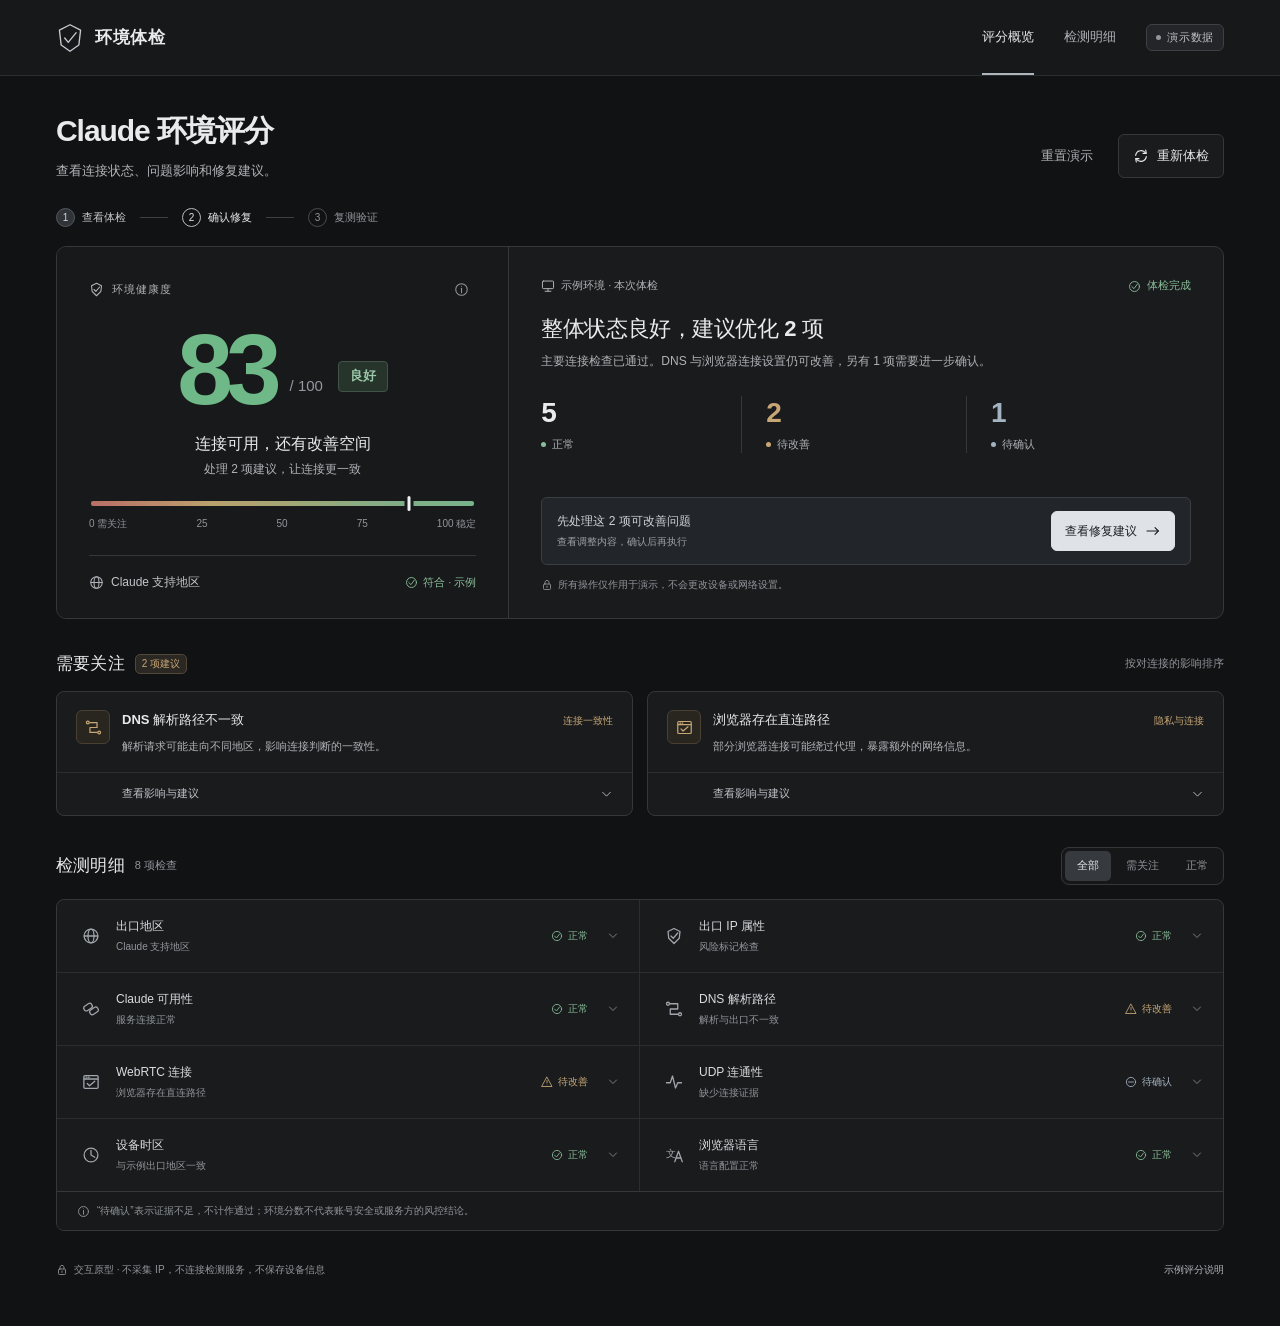
<file: demo/index.html>
<!doctype html>
<html lang="zh-CN">
<head>
  <meta charset="utf-8">
  <meta name="viewport" content="width=device-width, initial-scale=1">
  <meta name="color-scheme" content="dark">
  <meta http-equiv="Content-Security-Policy" content="default-src 'none'; script-src 'unsafe-inline'; style-src 'unsafe-inline'; img-src data:; font-src 'none'; connect-src 'none'; base-uri 'none'; form-action 'none'">
  <title>Claude 环境评分 · 交互演示</title>
  <!-- 单方案原型：验证“体检 → 分数与影响 → 一次确认修复 → 复测”的理解和操作。所有数据与修改仅存在于当前页面内存。 -->
  <style>
    :root{--bg:#111214;--panel:#191b1d;--panel-raised:#222427;--line:#35383b;--line-soft:#2b2e31;--text:#e9eaec;--muted:#b0b3b7;--faint:#91959a;--green:#8abd99;--green-bright:#6eb987;--green-dark:#222d26;--amber:#c8a776;--amber-dark:#2c2822;--blue:#a4b3c0;--radius:10px;--font:-apple-system,BlinkMacSystemFont,"Segoe UI","PingFang SC","Hiragino Sans GB","Microsoft YaHei",sans-serif}
    *{box-sizing:border-box}html{scroll-behavior:smooth;scroll-padding-top:24px}body{margin:0;background:var(--bg);color:var(--text);font:14px/1.6 var(--font);-webkit-font-smoothing:antialiased}button,input{font:inherit}button,a,summary,input{ -webkit-tap-highlight-color:transparent}button,a,summary{touch-action:manipulation}button{cursor:pointer}button:disabled{cursor:wait;opacity:.62}a{color:inherit;text-decoration:none}button,summary,a{outline-offset:5px}button:focus-visible,summary:focus-visible,a:focus-visible,input:focus-visible{outline:2px solid #c2c9d1;outline-offset:4px}svg{width:20px;height:20px;fill:none;stroke:currentColor;stroke-width:1.7;stroke-linecap:round;stroke-linejoin:round;flex-shrink:0}button svg{pointer-events:none}.hidden,[hidden]{display:none!important}
    .topbar{border-bottom:1px solid var(--line-soft);height:76px;background:#16181a}.top-inner{max-width:1240px;margin:auto;padding:0 36px;height:100%;display:flex;align-items:center;justify-content:space-between;gap:24px}.brand{display:flex;align-items:center;gap:11px;font-size:17px;font-weight:650;letter-spacing:.04em}.brand-symbol{width:28px;height:30px;color:#c7ccd2;stroke-width:1.5}.nav{display:flex;align-items:center;gap:30px;color:var(--muted);font-size:13px;height:100%}.nav a{height:100%;display:flex;align-items:center;position:relative}.nav a.active{color:var(--text)}.nav a.active:after{content:"";height:2px;background:#aeb5bd;position:absolute;bottom:0;left:0;right:0}.demo-badge{display:inline-flex;align-items:center;gap:6px;white-space:nowrap;border:1px solid #3d4044;border-radius:6px;background:#232528;padding:4px 9px;color:#c1c4c8;font-size:11px;letter-spacing:.06em}.demo-dot{height:5px;width:5px;border-radius:50%;background:#91969c}
    main{max-width:1240px;margin:0 auto;padding:35px 36px 40px}.page-head{display:flex;justify-content:space-between;align-items:flex-end;gap:24px;margin-bottom:27px}.page-head h1{font-size:30px;font-weight:600;line-height:1.35;letter-spacing:-.035em;margin:0}.subtitle{margin:9px 0 0;color:var(--muted);font-size:13px}.head-actions{display:flex;gap:10px;align-items:center;margin-bottom:3px}.button{display:inline-flex;align-items:center;justify-content:center;gap:8px;border:1px solid var(--line);border-radius:6px;background:var(--panel);color:var(--text);padding:10px 14px;min-height:44px;font-size:13px;font-weight:550;transition:background .15s,border-color .15s,transform .15s}.button:hover{border-color:#676c72;background:#26292c}.button:active{transform:translateY(1px)}.button svg{width:16px;height:16px}.button.primary{color:#1c1e21;background:#dfe3e7;border-color:#dfe3e7}.button.primary:hover{background:#f2f3f4;border-color:#f2f3f4}.button.quiet{border-color:transparent;background:transparent;color:var(--muted)}.button.quiet:hover{background:#26292c;color:var(--text)}.button.link{border:0;background:transparent;padding:8px 0;color:var(--text);min-height:40px}.button.link:hover{color:#f2f3f4}.button.wide{width:100%}
    .flow{display:flex;align-items:center;gap:14px;font-size:11px;color:var(--faint);margin-bottom:19px}.flow-step{display:flex;align-items:center;gap:7px}.flow-number{display:flex;align-items:center;justify-content:center;width:19px;height:19px;border:1px solid #484c51;border-radius:50%;font-size:10px}.flow-step.done{color:#c4c7cb}.flow-step.done .flow-number{background:#303438;border-color:#53585e;color:#d2d7dd}.flow-step.current{color:var(--text)}.flow-step.current .flow-number{border-color:#b4bdc6;color:#e0e5ea}.flow-line{height:1px;width:28px;background:#3c4045}
    .overview{display:grid;grid-template-columns:.9fr 1.42fr;gap:0;border:1px solid var(--line);border-radius:var(--radius);overflow:hidden;background:var(--panel);position:relative}.score-panel{padding:27px 32px 26px;background:#17191b;border-right:1px solid var(--line);display:flex;flex-direction:column}.panel-kicker{display:flex;align-items:center;gap:8px;color:var(--muted);font-size:11px;letter-spacing:.1em}.panel-kicker svg{width:15px;height:15px}.score-top{display:flex;justify-content:space-between;align-items:center}.info-button{display:flex;align-items:center;justify-content:center;width:30px;height:30px;border:0;background:transparent;color:var(--faint);border-radius:50%}.info-button:hover{background:#2c3034;color:var(--text)}.info-button svg{width:15px;height:15px}.score-line{display:flex;align-items:center;justify-content:center;gap:15px;margin-top:10px}.score-number{font-size:100px;line-height:1.1;font-weight:600;letter-spacing:-.07em;font-variant-numeric:tabular-nums;color:var(--green-bright)}.score-suffix{font-size:15px;color:#94999f;letter-spacing:0;margin-top:34px}.score-grade{background:#26342b;color:#9ac7a7;padding:4px 11px;border:1px solid #405547;border-radius:4px;font-size:13px;font-weight:650;margin-top:15px}.score-title{text-align:center;font-size:16px;margin:7px 0 3px;font-weight:500}.score-description{text-align:center;color:var(--muted);font-size:12px;margin:0 0 22px}.scale{position:relative;height:5px;border-radius:2px;background:linear-gradient(90deg,#b96f66 0%,#baa06d 31%,#9da977 55%,#81ad87 79%,#78b38b 100%);margin:0 2px}.scale-marker{position:absolute;left:83%;top:-5px;width:3px;height:15px;background:#eef0f2;border-radius:3px;transform:translateX(-50%);box-shadow:0 0 0 3px #17191b;transition:left .5s}.scale-ticks{display:flex;justify-content:space-between;color:var(--faint);font-size:10px;padding-top:10px}.region-summary{margin-top:23px;padding-top:17px;border-top:1px solid #34383c;display:flex;align-items:center;justify-content:space-between;font-size:12px}.region-label{display:flex;align-items:center;gap:7px;color:#c3c6ca}.region-label svg{width:15px;height:15px;color:var(--muted)}.small-good{display:flex;align-items:center;gap:5px;color:var(--green);font-size:11px}.small-good svg{width:13px;height:13px}.overview-body{padding:30px 32px 25px;display:flex;flex-direction:column}.summary-heading{display:flex;align-items:center;justify-content:space-between;gap:10px;color:var(--muted);font-size:11px}.sample-environment{display:flex;align-items:center;gap:6px}.sample-environment svg{width:14px;height:14px}.scan-state{display:flex;align-items:center;gap:6px;font-size:11px;color:var(--green)}.scan-state svg{width:13px;height:13px}.overview-body h2{font-size:22px;font-weight:550;letter-spacing:-.02em;line-height:1.45;margin:18px 0 7px}.overview-copy{color:var(--muted);font-size:12px;margin:0;max-width:470px}.stats{display:flex;gap:0;margin:25px 0 24px}.stat{flex:1;border-right:1px solid var(--line);padding-left:24px}.stat:first-child{padding-left:0}.stat:last-child{border:0}.stat strong{font-weight:550;font-size:28px;font-variant-numeric:tabular-nums;line-height:1.2;display:block;margin-bottom:6px}.stat span{font-size:11px;color:var(--muted);display:flex;gap:6px;align-items:center}.status-dot{display:inline-block;width:5px;height:5px;border-radius:50%;background:var(--green)}.stat.warn strong{color:var(--amber)}.stat.warn .status-dot{background:var(--amber)}.stat.unknown strong{color:var(--blue)}.stat.unknown .status-dot{background:var(--blue)}.recommendation{margin-top:auto;border:1px solid #3b3f43;background:#222529;border-radius:6px;padding:13px 15px;display:flex;gap:12px;align-items:center;justify-content:space-between}.recommendation-text{display:flex;gap:9px;align-items:flex-start;font-size:12px;color:#d0d3d7}.recommendation-text small{display:block;color:#9cA1a7;font-size:10px;margin-top:3px}.recommendation .button{padding:9px 13px;min-height:40px;white-space:nowrap;font-size:12px}.overview-foot{font-size:10px;color:var(--faint);margin-top:12px;display:flex;align-items:center;gap:5px}.overview-foot svg{width:12px;height:12px}
    .section-heading{display:flex;justify-content:space-between;align-items:center;gap:16px;margin:31px 0 14px}.section-title{display:flex;align-items:center;gap:10px}.section-title h2{font-size:17px;font-weight:550;letter-spacing:.01em;margin:0}.section-count{font-size:10px;color:var(--amber);border:1px solid #51483a;background:#2b2823;border-radius:5px;padding:1px 6px}.section-sub{color:var(--faint);font-size:11px}.issues{display:grid;grid-template-columns:1fr 1fr;gap:14px}.issue-card{background:var(--panel);border:1px solid var(--line);border-radius:8px;overflow:hidden}.issue-main{padding:18px 19px 15px;display:grid;grid-template-columns:34px 1fr;gap:12px}.issue-icon{width:34px;height:34px;background:#292620;border:1px solid #494033;border-radius:6px;color:var(--amber);display:flex;align-items:center;justify-content:center}.issue-icon svg{width:17px;height:17px}.issue-card.resolved .issue-icon{color:var(--green);background:#253329;border-color:#425b49}.issue-card.pending .issue-icon{color:var(--blue);background:#282d33;border-color:#46515c}.issue-title{display:flex;justify-content:space-between;align-items:center;gap:10px;margin-bottom:6px}.issue-title h3{font-size:13px;font-weight:550;margin:0}.impact-badge{font-size:10px;color:var(--amber);white-space:nowrap}.issue-card.resolved .impact-badge{color:var(--green)}.issue-card.pending .impact-badge{color:var(--blue)}.issue-main p{color:var(--muted);font-size:11px;margin:0;line-height:1.8}.issue-detail{border-top:1px solid var(--line-soft);font-size:11px}.issue-detail summary{cursor:pointer;display:flex;align-items:center;justify-content:space-between;min-height:42px;padding:10px 19px 10px 65px;color:#bfc3c8;list-style:none}.issue-detail summary::-webkit-details-marker{display:none}.issue-detail summary:hover{background:#24272a}.issue-detail summary svg{width:13px;height:13px;transition:transform .18s}.issue-detail[open] summary svg{transform:rotate(180deg)}.issue-detail-body{padding:0 19px 16px 65px;color:var(--muted);font-size:11px}.issue-detail-body p{margin:0 0 8px}.issue-detail-body p:last-child{margin-bottom:0}.issue-detail-body b{color:#d6d9dd;font-weight:500}.all-clear{grid-column:1/-1;display:flex;align-items:center;gap:13px;background:#212529;border:1px solid #3e474e;border-radius:8px;padding:18px;color:#d0d5da}.all-clear svg{color:var(--green)}.all-clear p{margin:0;font-size:12px}.all-clear small{display:block;color:var(--muted);margin-top:3px;font-size:11px}
    .details-tools{display:flex;align-items:center;gap:12px}.filters{display:flex;gap:3px;padding:3px;border:1px solid var(--line);border-radius:8px;background:#151719}.filter{border:0;border-radius:5px;background:transparent;color:var(--faint);padding:5px 12px;min-height:30px;font-size:11px}.filter[aria-pressed="true"]{background:#363a3f;color:#e2e5e8}.filter:hover{color:var(--text)}.checklist{border:1px solid var(--line);border-radius:8px;background:var(--panel);overflow:hidden}.checks-grid{display:grid;grid-template-columns:1fr 1fr}.check-row{border-bottom:1px solid var(--line-soft)}.check-row:nth-child(odd){border-right:1px solid var(--line-soft)}.check-row:nth-last-child(-n+2){border-bottom:0}.check-row summary{list-style:none;cursor:pointer;display:flex;align-items:center;gap:11px;min-height:72px;padding:13px 20px}.check-row summary::-webkit-details-marker{display:none}.check-row summary:hover{background:#24272a}.check-icon{color:#a1a6ac;display:flex;align-items:center;justify-content:center;width:28px;height:28px}.check-icon svg{width:18px;height:18px}.check-text{flex:1;min-width:0}.check-text strong{display:block;font-size:12px;font-weight:500;color:#d9dce0}.check-text small{display:block;font-size:10px;color:var(--faint);margin-top:2px}.check-state{display:flex;align-items:center;gap:5px;font-size:10px;color:var(--green);white-space:nowrap}.check-state svg{width:12px;height:12px}.check-state.warn{color:var(--amber)}.check-state.unknown{color:var(--blue)}.check-arrow{width:12px;height:12px;color:#8b9198;margin-left:8px;transition:transform .15s}.check-row[open] .check-arrow{transform:rotate(180deg)}.check-row-body{font-size:11px;color:var(--muted);padding:0 22px 17px 59px;line-height:1.8}.check-row-body p{margin:0}.check-row-body p+p{margin-top:7px}.checklist-empty{padding:24px;color:var(--muted);text-align:center;font-size:12px}.checklist-note{border-top:1px solid var(--line);background:#17191b;color:var(--faint);padding:11px 20px;font-size:10px;display:flex;align-items:center;gap:7px}.checklist-note svg{width:13px;height:13px}
    .page-footer{display:flex;justify-content:space-between;align-items:center;gap:20px;padding-top:23px;font-size:10px;color:var(--faint)}.footer-note{display:flex;align-items:center;gap:6px}.footer-note svg{width:12px;height:12px}.footer-rule{color:#afb5bc;min-height:32px;border:0;background:transparent;font-size:10px;padding:6px 0;cursor:pointer}.footer-rule:hover{color:var(--text)}.toast{position:fixed;bottom:24px;left:50%;transform:translateX(-50%);z-index:10;border:1px solid #565d65;border-radius:7px;background:#2a2f34;color:#eceff2;box-shadow:0 12px 44px #0008;padding:13px 20px;font-size:12px;max-width:calc(100vw - 32px);width:max-content;pointer-events:none}.progress{height:2px;width:100%;position:absolute;top:0;left:0;overflow:hidden;background:#343a40}.progress:after{content:"";display:block;height:100%;width:40%;background:#b7c0c9;animation:scan 1s ease-in-out infinite}.spinning{animation:spin 1.2s linear infinite}@keyframes spin{to{transform:rotate(360deg)}}@keyframes scan{from{transform:translateX(-100%)}to{transform:translateX(350%)}}
    dialog{color:var(--text);background:#1b1e21;border:1px solid #484e55;border-radius:10px;padding:0;width:min(520px,calc(100vw - 32px));max-height:calc(100dvh - 36px);box-shadow:0 24px 100px #000a}dialog::backdrop{background:#000000b8}.dialog-body{padding:28px}.dialog-heading{display:flex;align-items:center;justify-content:space-between;gap:16px}dialog h2{margin:0;font-size:22px;font-weight:550;line-height:1.4}.close-button{width:32px;height:32px;border:0;border-radius:7px;background:#2b3035;display:flex;align-items:center;justify-content:center;color:var(--muted)}.close-button:hover{color:var(--text);background:#3a4148}.close-button svg{width:17px;height:17px}.dialog-copy{color:var(--muted);font-size:12px;margin:10px 0 20px}.repair-option{position:relative;display:flex;gap:12px;padding:17px 15px;border:1px solid #444c54;background:#252a2f;border-radius:6px;margin-top:10px;cursor:pointer} .repair-option input{accent-color:#d2d9e0;height:17px;width:17px;flex-shrink:0;margin:3px 0 0}.repair-option strong{display:block;font-size:13px;font-weight:500}.repair-option small{display:block;color:var(--muted);font-size:11px;margin-top:5px}.repair-option:has(input:disabled){opacity:.6;cursor:default}.dialog-unknown{margin:17px 0 0;padding:13px 14px;border:1px solid #444b53;border-radius:6px;display:flex;align-items:flex-start;gap:9px;color:var(--muted);font-size:11px}.dialog-unknown svg{width:15px;height:15px;color:var(--blue);margin-top:2px}.dialog-unknown strong{font-weight:500;color:#d2d8de;display:block;margin-bottom:3px}.dialog-footer{background:#171a1d;border-top:1px solid var(--line);padding:17px 28px;display:flex;align-items:center;justify-content:flex-end;gap:10px}.dialog-footer .button{font-size:12px}.rule-list{margin:22px 0;padding:0;list-style:none}.rule-list li{display:flex;justify-content:space-between;gap:15px;padding:11px 0;border-bottom:1px solid var(--line);font-size:12px;color:var(--muted)}.rule-list b{color:var(--text);font-weight:500;white-space:nowrap}.rule-note{font-size:11px;color:var(--muted);line-height:1.9;margin:0}.sr-only{position:absolute;width:1px;height:1px;margin:-1px;padding:0;overflow:hidden;clip:rect(0,0,0,0);white-space:nowrap;border:0}
    @media(min-width:1450px){main{padding-top:44px}.page-head{margin-bottom:34px}.score-panel{padding-top:30px;padding-bottom:29px}.overview-body{padding-top:33px;padding-bottom:28px}}
    @media(max-width:1000px){.top-inner,main{padding-left:24px;padding-right:24px}.overview{grid-template-columns:.95fr 1.25fr}.score-panel{padding-left:24px;padding-right:24px}.overview-body{padding:26px 24px}.overview-body h2{font-size:20px}.recommendation{align-items:flex-start;flex-direction:column;gap:11px}.recommendation .button{width:100%}.score-description{font-size:11px}.stat{padding-left:18px}.issues{gap:12px}.issue-title{align-items:flex-start}.issue-main{padding-left:16px;padding-right:16px;gap:10px}.issue-detail summary{padding-left:60px}.issue-detail-body{padding-left:60px}}
    @media(max-width:740px){.topbar{height:62px}.top-inner,main{padding-left:20px;padding-right:20px}.top-inner{gap:10px}.brand{font-size:15px;gap:9px}.brand-symbol{width:26px;height:28px}.nav{gap:16px}.nav a{display:none}.demo-badge{font-size:10px}main{padding-top:27px}.page-head{align-items:flex-start;flex-direction:column;gap:18px;margin-bottom:23px}.page-head h1{font-size:27px}.subtitle{font-size:12px;line-height:1.8}.head-actions{width:100%;margin:0}.head-actions .button:not(.quiet){flex:1}.head-actions .quiet{padding-left:0;padding-right:10px}.flow{gap:10px;font-size:10px;margin-bottom:16px}.flow-line{width:23px}.overview{display:flex;flex-direction:column}.score-panel{border-right:0;border-bottom:1px solid var(--line);padding:21px 26px 22px}.score-line{margin-top:5px}.score-number{font-size:98px}.score-description{font-size:12px;margin-bottom:24px}.score-title{margin-top:3px}.region-summary{margin-top:21px}.overview-body{padding:24px}.overview-body h2{font-size:20px;margin-top:17px}.overview-copy{font-size:12px;line-height:1.8}.stats{margin:22px 0}.stat strong{font-size:26px}.recommendation{padding:14px;gap:14px}.recommendation-text{font-size:12px}.recommendation-text small{font-size:10px}.recommendation .button{min-height:43px}.overview-foot{line-height:1.8;align-items:flex-start}.overview-foot svg{margin-top:3px}.section-heading{margin-top:26px;gap:10px}.section-title{gap:7px}.section-title h2{font-size:16px}.section-sub{font-size:10px}.issues{grid-template-columns:1fr;gap:12px}.issue-main{padding:17px;grid-template-columns:34px 1fr;gap:12px}.issue-title h3{font-size:13px}.issue-main p{font-size:11px}.issue-detail summary{padding-left:63px;min-height:44px}.issue-detail-body{padding-left:63px}.details-heading{align-items:flex-start;flex-direction:column;gap:12px}.details-tools{width:100%;justify-content:space-between}.filters{width:100%}.filter{flex:1;min-height:34px}.checks-grid{grid-template-columns:1fr}.check-row:nth-child(odd){border-right:0}.check-row:nth-last-child(-n+2){border-bottom:1px solid var(--line-soft)}.check-row:last-child{border-bottom:0}.check-row summary{padding:14px 16px;min-height:75px;gap:9px}.check-row-body{padding-left:53px;padding-right:18px}.check-arrow{margin-left:2px}.check-text strong{font-size:12px}.check-text small{font-size:10px}.checklist-note{padding:12px 16px;align-items:flex-start;line-height:1.8}.checklist-note svg{margin-top:3px}.page-footer{align-items:flex-start;flex-direction:column;gap:5px;padding-top:20px}.footer-note{align-items:flex-start;line-height:1.8}.footer-note svg{margin-top:3px}.dialog-body{padding:23px 20px}dialog h2{font-size:20px}.dialog-footer{padding:16px 20px}.dialog-footer .primary{flex:1}.repair-option{padding:15px 12px}.toast{font-size:11px;bottom:16px}.rule-list li{font-size:11px}}
    @media(max-width:380px){.flow{gap:8px}.flow-line{width:12px}.flow-step{gap:5px;white-space:nowrap}.summary-heading{flex-wrap:wrap}}
    @media(prefers-reduced-motion:reduce){html{scroll-behavior:auto}*,*:before,*:after{transition:none!important;animation:none!important}.progress:after{width:100%;transform:none}}
  </style>
</head>
<body>
  <svg aria-hidden="true" style="position:absolute;width:0;height:0;overflow:hidden">
    <!-- Project-authored geometric icons (2026-10-28), MIT; see NOTICE.md. -->
    <defs>
      <symbol id="i-check" viewBox="0 0 24 24"><polyline points="4,13 9,18 20,5"/></symbol>
      <symbol id="i-circle-check" viewBox="0 0 24 24"><circle cx="12" cy="12" r="9.2"/><polyline points="7,12 11,16 17,8"/></symbol>
      <symbol id="i-arrow" viewBox="0 0 24 24"><line x1="3" y1="12" x2="20" y2="12"/><polyline points="15,7 20,12 15,17"/></symbol>
      <symbol id="i-down" viewBox="0 0 24 24"><polyline points="5,8 12,15 19,8"/></symbol>
      <symbol id="i-refresh" viewBox="0 0 24 24"><path d="M19 8 Q16 3 11 4 Q5 5 4 11 M5 16 Q8 21 13 20 Q19 19 20 13"/><polyline points="19,3 20,8 15,8"/><polyline points="5,21 4,16 9,16"/></symbol>
      <symbol id="i-shield" viewBox="0 0 24 24"><polygon points="12,2 20,6 19,15 12,22 5,15 4,6"/><polyline points="8,12 11,15 17,8"/></symbol>
      <symbol id="i-globe" viewBox="0 0 24 24"><circle cx="12" cy="12" r="9.2"/><ellipse cx="12" cy="12" rx="4" ry="9.2"/><line x1="3" y1="12" x2="21" y2="12"/></symbol>
      <symbol id="i-route" viewBox="0 0 24 24"><circle cx="4" cy="5" r="2"/><circle cx="20" cy="19" r="2"/><polyline points="7,5 17,5 17,12 7,12 7,19 17,19"/></symbol>
      <symbol id="i-link" viewBox="0 0 24 24"><rect x="2" y="6" width="12" height="7" rx="3" transform="rotate(-35 8 9.5)"/><rect x="10" y="11" width="12" height="7" rx="3" transform="rotate(-35 16 14.5)"/></symbol>
      <symbol id="i-browser" viewBox="0 0 24 24"><rect x="2.5" y="3.5" width="19" height="17" rx="1.5"/><line x1="3" y1="8" x2="21" y2="8"/><circle cx="6" cy="5.8" r="0.4"/><circle cx="9" cy="5.8" r="0.4"/><polyline points="7,14 10,17 17,11"/></symbol>
      <symbol id="i-clock" viewBox="0 0 24 24"><circle cx="12" cy="12" r="9.2"/><polyline points="12,6 12,12 17,15"/></symbol>
      <symbol id="i-language" viewBox="0 0 24 24"><text x="1" y="14" font-size="13" fill="currentColor" stroke="none">文</text><polyline points="13,21 18,7 23,21"/><line x1="15" y1="16" x2="21" y2="16"/></symbol>
      <symbol id="i-wave" viewBox="0 0 24 24"><polyline points="2,13 7,13 10,4 14,20 17,13 22,13"/></symbol>
      <symbol id="i-info" viewBox="0 0 24 24"><circle cx="12" cy="12" r="9.2"/><line x1="12" y1="10" x2="12" y2="17"/><circle cx="12" cy="6.7" r="0.8" fill="currentColor" stroke="none"/></symbol>
      <symbol id="i-alert" viewBox="0 0 24 24"><polygon points="12,2.5 22,21 2,21"/><line x1="12" y1="9" x2="12" y2="14"/><circle cx="12" cy="18" r="0.8" fill="currentColor" stroke="none"/></symbol>
      <symbol id="i-lock" viewBox="0 0 24 24"><rect x="5" y="10" width="14" height="11" rx="1.8"/><polyline points="8,10 8,6 10,3 14,3 16,6 16,10"/><line x1="12" y1="14" x2="12" y2="17"/></symbol>
      <symbol id="i-close" viewBox="0 0 24 24"><line x1="5" y1="5" x2="19" y2="19"/><line x1="5" y1="19" x2="19" y2="5"/></symbol>
      <symbol id="i-minus" viewBox="0 0 24 24"><circle cx="12" cy="12" r="9.2"/><line x1="7" y1="12" x2="17" y2="12"/></symbol>
      <symbol id="i-screen" viewBox="0 0 24 24"><rect x="2.5" y="3.5" width="19" height="13" rx="1.5"/><line x1="12" y1="16.5" x2="12" y2="21"/><line x1="7" y1="21" x2="17" y2="21"/></symbol>
    </defs>
  </svg>
  <header class="topbar">
    <div class="top-inner">
      <a class="brand" href="#main" aria-label="环境体检首页"><svg class="brand-symbol" viewBox="0 0 30 34" aria-hidden="true"><polygon points="15,2 27,8 25,25 15,32 5,25 3,8"/><polyline points="9,17 13,22 22,11"/></svg><span>环境体检</span></a>
      <nav class="nav" aria-label="页面导航"><a class="active" href="#main">评分概览</a><a href="#checks">检测明细</a><span class="demo-badge"><span class="demo-dot"></span>演示数据</span></nav>
    </div>
  </header>
  <main id="main">
    <div class="page-head">
      <div><h1>Claude 环境评分</h1><p class="subtitle">查看连接状态、问题影响和修复建议。</p></div>
      <div class="head-actions"><button class="button quiet" id="reset">重置演示</button><button class="button" id="scan"><svg aria-hidden="true"><use href="#i-refresh"/></svg><span>重新体检</span></button></div>
    </div>
    <div class="flow" aria-label="体检流程">
      <div class="flow-step done" id="step-1"><span class="flow-number">1</span><span>查看体检</span></div><span class="flow-line"></span>
      <div class="flow-step current" id="step-2"><span class="flow-number">2</span><span>确认修复</span></div><span class="flow-line"></span>
      <div class="flow-step" id="step-3"><span class="flow-number">3</span><span>复测验证</span></div>
    </div>
    <section class="overview" aria-label="评分概览">
      <div class="progress" id="progress" hidden></div>
      <div class="score-panel">
        <div class="score-top"><span class="panel-kicker"><svg aria-hidden="true"><use href="#i-shield"/></svg>环境健康度</span><button class="info-button" id="score-info" aria-label="查看示例评分规则"><svg aria-hidden="true"><use href="#i-info"/></svg></button></div>
        <div class="score-line"><strong class="score-number" id="score">83</strong><span class="score-suffix">/ 100</span><span class="score-grade" id="grade">良好</span></div>
        <p class="score-title" id="score-title">连接可用，还有改善空间</p><p class="score-description" id="score-description">处理 2 项建议，让连接更一致</p>
        <div class="scale" role="img" id="score-scale" aria-label="示例评分 83 分，满分 100 分"><span class="scale-marker" id="score-marker"></span></div>
        <div class="scale-ticks" aria-hidden="true"><span>0 需关注</span><span>25</span><span>50</span><span>75</span><span>100 稳定</span></div>
        <div class="region-summary"><span class="region-label"><svg aria-hidden="true"><use href="#i-globe"/></svg>Claude 支持地区</span><span class="small-good"><svg aria-hidden="true"><use href="#i-circle-check"/></svg>符合 · 示例</span></div>
      </div>
      <div class="overview-body">
        <div class="summary-heading"><span class="sample-environment"><svg aria-hidden="true"><use href="#i-screen"/></svg>示例环境 · 本次体检</span><span class="scan-state" id="scan-state"><svg aria-hidden="true"><use href="#i-circle-check"/></svg>体检完成</span></div>
        <h2 id="summary-title">整体状态良好，建议优化 2 项</h2><p class="overview-copy" id="summary-copy">主要连接检查已通过。DNS 与浏览器连接设置仍可改善，另有 1 项需要进一步确认。</p>
        <div class="stats" aria-label="检测结果统计"><div class="stat"><strong id="pass-count">5</strong><span><i class="status-dot"></i>正常</span></div><div class="stat warn"><strong id="warn-count">2</strong><span><i class="status-dot"></i>待改善</span></div><div class="stat unknown"><strong>1</strong><span><i class="status-dot"></i>待确认</span></div></div>
        <div class="recommendation"><div class="recommendation-text"><div><span id="recommend-title">先处理这 2 项可改善问题</span><small id="recommend-sub">查看调整内容，确认后再执行</small></div></div><button class="button primary" id="repair"><span>查看修复建议</span><svg aria-hidden="true"><use href="#i-arrow"/></svg></button></div>
        <div class="overview-foot"><svg aria-hidden="true"><use href="#i-lock"/></svg><span>所有操作仅作用于演示，不会更改设备或网络设置。</span></div>
      </div>
    </section>
    <section aria-labelledby="issues-heading">
      <div class="section-heading"><div class="section-title"><h2 id="issues-heading">需要关注</h2><span class="section-count" id="issues-count">2 项建议</span></div><span class="section-sub" id="issues-sub">按对连接的影响排序</span></div>
      <div class="issues" id="issues"></div>
    </section>
    <section id="checks" aria-labelledby="checks-heading">
      <div class="section-heading details-heading"><div class="section-title"><h2 id="checks-heading">检测明细</h2><span class="section-sub">8 项检查</span></div><div class="details-tools"><div class="filters" role="group" aria-label="筛选检测项目"><button class="filter" data-filter="all" aria-pressed="true">全部</button><button class="filter" data-filter="attention" aria-pressed="false">需关注</button><button class="filter" data-filter="pass" aria-pressed="false">正常</button></div></div></div>
      <div class="checklist"><div class="checks-grid" id="checks-grid"></div><div class="checklist-note"><svg aria-hidden="true"><use href="#i-info"/></svg><span>“待确认”表示证据不足，不计作通过；环境分数不代表账号安全或服务方的风控结论。</span></div></div>
    </section>
    <footer class="page-footer"><span class="footer-note"><svg aria-hidden="true"><use href="#i-lock"/></svg>交互原型 · 不采集 IP，不连接检测服务，不保存设备信息</span><button class="footer-rule" id="rules">示例评分说明</button></footer>
  </main>
  <div id="announcer" class="sr-only" role="status" aria-live="polite" aria-atomic="true"></div>
  <div class="toast" id="toast" role="status" aria-live="polite" hidden></div>
  <dialog id="repair-dialog" aria-labelledby="repair-title" aria-describedby="repair-description">
    <form id="repair-form">
      <div class="dialog-body"><div class="dialog-heading"><h2 id="repair-title">确认这次调整</h2><button type="button" class="close-button" data-close="repair-dialog" aria-label="关闭修复建议"><svg aria-hidden="true"><use href="#i-close"/></svg></button></div><p class="dialog-copy" id="repair-description">选择要处理的项目。这里将模拟设置变更，再由你发起复测。</p>
        <label class="repair-option"><input type="checkbox" id="fix-dns" name="dns" checked><span><strong>统一 DNS 解析路径</strong><small>让解析请求跟随连接出口，减少地区信息不一致。</small></span></label>
        <label class="repair-option"><input type="checkbox" id="fix-webrtc" name="webrtc" checked><span><strong>约束浏览器直连路径</strong><small>模拟调整 WebRTC 策略；实际使用时可能影响部分音视频连接。</small></span></label>
        <div class="dialog-unknown"><svg aria-hidden="true"><use href="#i-info"/></svg><div><strong>UDP 连通性将保留为“待确认”</strong>缺少连接证据，无法通过更改设置直接判定正常。</div></div>
        <p class="dialog-copy" style="margin:16px 0 0;font-size:11px">仅修改本页演示状态，不会操作真实网络、浏览器或账号。</p>
      </div>
      <div class="dialog-footer"><button type="button" class="button quiet" data-close="repair-dialog">暂不调整</button><button type="submit" class="button primary" id="confirm-repair">确认并模拟修复</button></div>
    </form>
  </dialog>
  <dialog id="rules-dialog" aria-labelledby="rules-title">
    <div class="dialog-body"><div class="dialog-heading"><h2 id="rules-title">分数是怎样组成的？</h2><button class="close-button" data-close="rules-dialog" aria-label="关闭评分规则"><svg aria-hidden="true"><use href="#i-close"/></svg></button></div><p class="dialog-copy">这是一组用于验证界面流程的示例权重。</p><ul class="rule-list"><li><span>示例基础分</span><b>100 分</b></li><li><span>DNS 解析路径不一致</span><b>−7 分</b></li><li><span>浏览器 WebRTC 直连风险</span><b>−5 分</b></li><li><span>UDP 证据不足，暂预留</span><b>−5 分</b></li></ul><p class="rule-note">初始示例为 83 分。两项调整经模拟复测后可达到 95 分，UDP 仍待确认。分数不等于成功率，也不是 Net.Coffee 或 Claude 的官方算法、检测结果或账号判断。</p></div><div class="dialog-footer"><button class="button primary" data-close="rules-dialog">明白了</button></div>
  </dialog>
  <script>
    (() => {
      'use strict';
      const $ = id => document.getElementById(id);
      const icon = name => `<svg aria-hidden="true"><use href="#i-${name}"/></svg>`;
      const state = { applied: {dns:false,webrtc:false}, verified:{dns:false,webrtc:false}, filter:'all', busy:false, scan:0 };
      let toastTimer;
      const items = [
        {id:'region',name:'出口地区',icon:'globe',sub:'Claude 支持地区',detail:'示例出口位于服务支持的地区。此处只展示判定结果，不展示或读取真实地址。'},
        {id:'risk',name:'出口 IP 属性',icon:'shield',sub:'风险标记检查',detail:'示例记录：VPN / Proxy 标记已识别，Tor 与滥用标记未见异常。代理标记本身不等同于不可用，也不能推断账号安全。'},
        {id:'claude',name:'Claude 可用性',icon:'link',sub:'服务连接正常',detail:'示例中的连接检查已通过。这个原型没有向 Claude 发送请求；实际产品还需要分别确认连接、登录与具体功能是否可用。'},
        {id:'dns',name:'DNS 解析路径',icon:'route',sub:'解析与出口不一致',goodSub:'解析与出口一致',detail:'示例中，DNS 解析路径没有跟随连接出口，可能产生地区信息不一致。建议统一解析路径，再进行复测。',goodDetail:'模拟复测已确认 DNS 解析与连接出口一致。此状态仅适用于本页演示。'},
        {id:'webrtc',name:'WebRTC 连接',icon:'browser',sub:'浏览器存在直连路径',goodSub:'直连路径已约束',detail:'示例中，浏览器可能绕过代理建立 WebRTC 连接。建议先了解音视频使用需求，再确认调整策略。',goodDetail:'模拟复测已确认浏览器直连路径受到约束。真实环境仍需验证音视频功能与连接行为。'},
        {id:'udp',name:'UDP 连通性',icon:'wave',sub:'缺少连接证据',detail:'当前示例没有 UDP 的有效连接结果，不能判定正常或异常。此项无法自动修复；真实产品需通过已授权的连接测试补充证据。'},
        {id:'timezone',name:'设备时区',icon:'clock',sub:'与示例出口地区一致',detail:'示例时区与出口地区一致。原型不会读取或修改设备时区，时区一致也不代表服务一定可用。'},
        {id:'language',name:'浏览器语言',icon:'language',sub:'语言配置正常',detail:'示例语言配置可正常使用。原型不会读取或更改浏览器语言；语言偏好本身不是账号风险结论。'}
      ];
      const issueMeta={
        dns:{name:'DNS 解析路径不一致',icon:'route',impact:'连接一致性',copy:'解析请求可能走向不同地区，影响连接判断的一致性。',action:'让 DNS 解析跟随当前连接出口。',effect:'减少解析信息与出口地区的差异；仍需复测验证。'},
        webrtc:{name:'浏览器存在直连路径',icon:'browser',impact:'隐私与连接',copy:'部分浏览器连接可能绕过代理，暴露额外的网络信息。',action:'按音视频需求调整 WebRTC 连接策略。',effect:'减少非预期直连；部分通话应用的连接方式可能改变。'}
      };
      const openDialogs = new Map();
      function announce(message){$('announcer').textContent=message}
      function toast(message){clearTimeout(toastTimer);$('toast').textContent=message;$('toast').hidden=false;toastTimer=setTimeout(()=>{$('toast').hidden=true},4200)}
      function status(item){return item.id==='udp'?'unknown':(item.id==='dns'||item.id==='webrtc')&&!state.verified[item.id]?'warn':'pass'}
      function pending(){return ['dns','webrtc'].some(id=>state.applied[id]&&!state.verified[id])}
      function score(){return 83+(state.verified.dns?7:0)+(state.verified.webrtc?5:0)}
      function showDialog(id){openDialogs.set(id,document.activeElement);$(id).showModal()}
      function closeDialog(id){$(id).close()}
      document.querySelectorAll('dialog').forEach(dialog=>{
        dialog.addEventListener('close',()=>{const opener=openDialogs.get(dialog.id);if(opener&&opener.isConnected)opener.focus();openDialogs.delete(dialog.id)});
        dialog.addEventListener('click',event=>{if(event.target===dialog){const rect=dialog.getBoundingClientRect();if(event.clientX<rect.left||event.clientX>rect.right||event.clientY<rect.top||event.clientY>rect.bottom)dialog.close()}});
      });
      document.querySelectorAll('[data-close]').forEach(button=>button.addEventListener('click',()=>closeDialog(button.dataset.close)));
      function renderIssues(){
        const opened=new Set(Array.from($('issues').querySelectorAll('details[open]')).map(el=>el.dataset.id));
        const remaining=['dns','webrtc'].filter(id=>!state.verified[id]);
        $('issues-count').textContent=remaining.length?`${remaining.length} 项建议`:'已处理';
        $('issues-sub').textContent=remaining.length?'按对连接的影响排序':'继续关注尚未验证的项目';
        $('issues').innerHTML=remaining.length?remaining.map(id=>{
          const data=issueMeta[id],isPending=state.applied[id];
          return `<article class="issue-card${isPending?' pending':''}"><div class="issue-main"><span class="issue-icon">${icon(data.icon)}</span><div><div class="issue-title"><h3>${data.name}</h3><span class="impact-badge">${isPending?'待复测':data.impact}</span></div><p>${isPending?'模拟调整已完成，等待复测验证实际变化。':data.copy}</p></div></div><details class="issue-detail" data-id="${id}" ${opened.has(id)?'open':''}><summary>查看影响与建议${icon('down')}</summary><div class="issue-detail-body"><p><b>调整建议：</b>${data.action}</p><p><b>可能影响：</b>${data.effect}</p></div></details></article>`;
        }).join(''):`<div class="all-clear">${icon('circle-check')}<p>2 项建议已通过模拟复测<small>UDP 连通性仍待确认，可在下方查看原因。</small></p></div>`;
      }
      function renderChecks(){
        const opened=new Set(Array.from($('checks-grid').querySelectorAll('details[open]')).map(el=>el.dataset.id));
        const visible=items.filter(item=>state.filter==='all'||(state.filter==='pass'?status(item)==='pass':status(item)!=='pass'));
        $('checks-grid').innerHTML=visible.map(item=>{
          const value=status(item),good=state.verified[item.id],wait=state.applied[item.id]&&!good;
          const label=value==='pass'?'正常':value==='unknown'?'待确认':wait?'待复测':'待改善';
          const summary=good?item.goodSub:item.sub;
          return `<details class="check-row" data-id="${item.id}" ${opened.has(item.id)?'open':''}><summary><span class="check-icon">${icon(item.icon)}</span><span class="check-text"><strong>${item.name}</strong><small>${summary}</small></span><span class="check-state ${value}">${icon(value==='pass'?'circle-check':value==='unknown'?'minus':'alert')}${label}</span>${icon('down').replace('<svg','<svg class="check-arrow"')}</summary><div class="check-row-body"><p>${good?item.goodDetail:item.detail}</p>${wait?'<p>模拟设置已更新，评分将在复测完成后更新。</p>':''}</div></details>`;
        }).join('');
        document.querySelectorAll('.filter').forEach(button=>button.setAttribute('aria-pressed',String(button.dataset.filter===state.filter)));
      }
      function render(){
        const warnings=2-Number(state.verified.dns)-Number(state.verified.webrtc),isPending=pending(),value=score();
        $('score').textContent=value;$('score-marker').style.left=`${value}%`;$('score-scale').setAttribute('aria-label',`示例评分 ${value} 分，满分 100 分`);
        $('grade').textContent=warnings?'良好':'优秀';
        $('score-title').textContent=warnings?'连接可用，还有改善空间':'主要检查通过，连接更一致';
        $('score-description').textContent=isPending?'调整已完成，当前为上次体检分数':warnings?`处理 ${warnings} 项建议，让连接更一致`:'2 项改善已验证，1 项仍待确认';
        $('pass-count').textContent=7-warnings;$('warn-count').textContent=warnings;
        $('summary-title').textContent=isPending?'调整已完成，接下来复测验证':warnings?`整体状态良好，建议优化 ${warnings} 项`:'已完成优化，仍有 1 项待确认';
        $('summary-copy').textContent=isPending?'已更新本页的模拟设置。复测会重新核对调整结果，再更新分数和检测明细。':warnings?'主要连接检查已通过。DNS 与浏览器连接设置仍可改善，另有 1 项需要进一步确认。':'DNS 与 WebRTC 已通过模拟复测。UDP 仍缺少连接证据，因此保留“待确认”，不计作通过。';
        if(warnings===1&&!isPending)$('summary-copy').textContent=`${state.verified.dns?'DNS':'WebRTC'} 已通过模拟复测。另 1 项设置仍可改善，UDP 连通性仍待确认。`;
        $('recommend-title').textContent=isPending?'现在复测，确认调整结果':warnings?`先处理这 ${warnings} 项可改善问题`:'主要问题已处理';
        $('recommend-sub').textContent=isPending?'分数将在复测完成后更新':warnings?'查看调整内容，确认后再执行':'未知项仍需补充连接证据';
        $('repair').querySelector('span').textContent=isPending?'复测并更新评分':warnings?'查看修复建议':'查看待确认项';
        $('scan-state').innerHTML=icon(isPending?'clock':'circle-check')+(isPending?'等待复测':state.scan?'示例体检完成':'体检完成');
        $('step-2').className=`flow-step ${isPending||warnings===0?'done':'current'}`;$('step-3').className=`flow-step ${warnings===0?'done':isPending?'current':''}`;
        renderIssues();renderChecks();
      }
      function openRepair(){
        if(state.busy)return;
        if(pending()){runScan();return}
        if(state.verified.dns&&state.verified.webrtc){state.filter='attention';renderChecks();document.querySelector('[data-id="udp"]').open=true;$('checks').scrollIntoView({behavior:window.matchMedia('(prefers-reduced-motion: reduce)').matches?'auto':'smooth'});document.querySelector('[data-id="udp"] summary').focus({preventScroll:true});return}
        ['dns','webrtc'].forEach(id=>{$(`fix-${id}`).disabled=state.verified[id];$(`fix-${id}`).checked=!state.verified[id]});
        updateConfirm();showDialog('repair-dialog');
      }
      function updateConfirm(){const count=['dns','webrtc'].filter(id=>$(`fix-${id}`).checked&&!$(`fix-${id}`).disabled).length;$('confirm-repair').disabled=count===0;$('confirm-repair').textContent=count?`确认并模拟修复 ${count} 项`:'请选择要处理的项目'}
      ['dns','webrtc'].forEach(id=>$(`fix-${id}`).addEventListener('change',updateConfirm));
      $('repair-form').addEventListener('submit',event=>{
        event.preventDefault();const selected=['dns','webrtc'].filter(id=>$(`fix-${id}`).checked&&!$(`fix-${id}`).disabled);
        if(!selected.length)return;selected.forEach(id=>{state.applied[id]=true});closeDialog('repair-dialog');render();toast(`${selected.length} 项模拟调整已完成，复测后更新评分。`);announce('模拟调整完成，当前评分尚未更新，请复测验证。');$('repair').focus();
      });
      async function runScan(){
        if(state.busy)return;const initiator=document.activeElement;state.busy=true;$('progress').hidden=false;['scan','reset','repair'].forEach(id=>{$(id).disabled=true});$('scan').querySelector('svg').classList.add('spinning');$('scan').querySelector('span').textContent='体检中…';$('scan-state').innerHTML=icon('refresh')+'正在核对示例';announce('正在运行示例体检。');
        const phases=['核对出口与服务连接','核对 DNS 与浏览器路径','整理结果与待确认项'];
        for(const phase of phases){$('scan-state').innerHTML=icon('refresh')+phase;await new Promise(resolve=>setTimeout(resolve,380))}
        const before=score();state.verified={...state.applied};state.scan++;state.busy=false;$('progress').hidden=true;['scan','reset','repair'].forEach(id=>{$(id).disabled=false});$('scan').querySelector('svg').classList.remove('spinning');$('scan').querySelector('span').textContent='重新体检';render();
        const message=score()>before?`模拟复测完成：${before} → ${score()} 分，UDP 仍待确认。`:`示例体检完成：${score()} 分，1 项仍待确认。`;toast(message);announce(message);if(initiator&&initiator.isConnected)initiator.focus({preventScroll:true});
      }
      $('scan').addEventListener('click',runScan);$('repair').addEventListener('click',openRepair);
      $('reset').addEventListener('click',()=>{state.applied={dns:false,webrtc:false};state.verified={dns:false,webrtc:false};state.filter='all';state.scan=0;render();toast('已恢复初始演示：83 分，2 项待改善。');announce('已重置演示，当前 83 分。')});
      document.querySelectorAll('.filter').forEach(button=>button.addEventListener('click',()=>{state.filter=button.dataset.filter;renderChecks()}));
      $('score-info').addEventListener('click',()=>showDialog('rules-dialog'));$('rules').addEventListener('click',()=>showDialog('rules-dialog'));
      render();
    })();
  </script>
</body>
</html>
</file>
